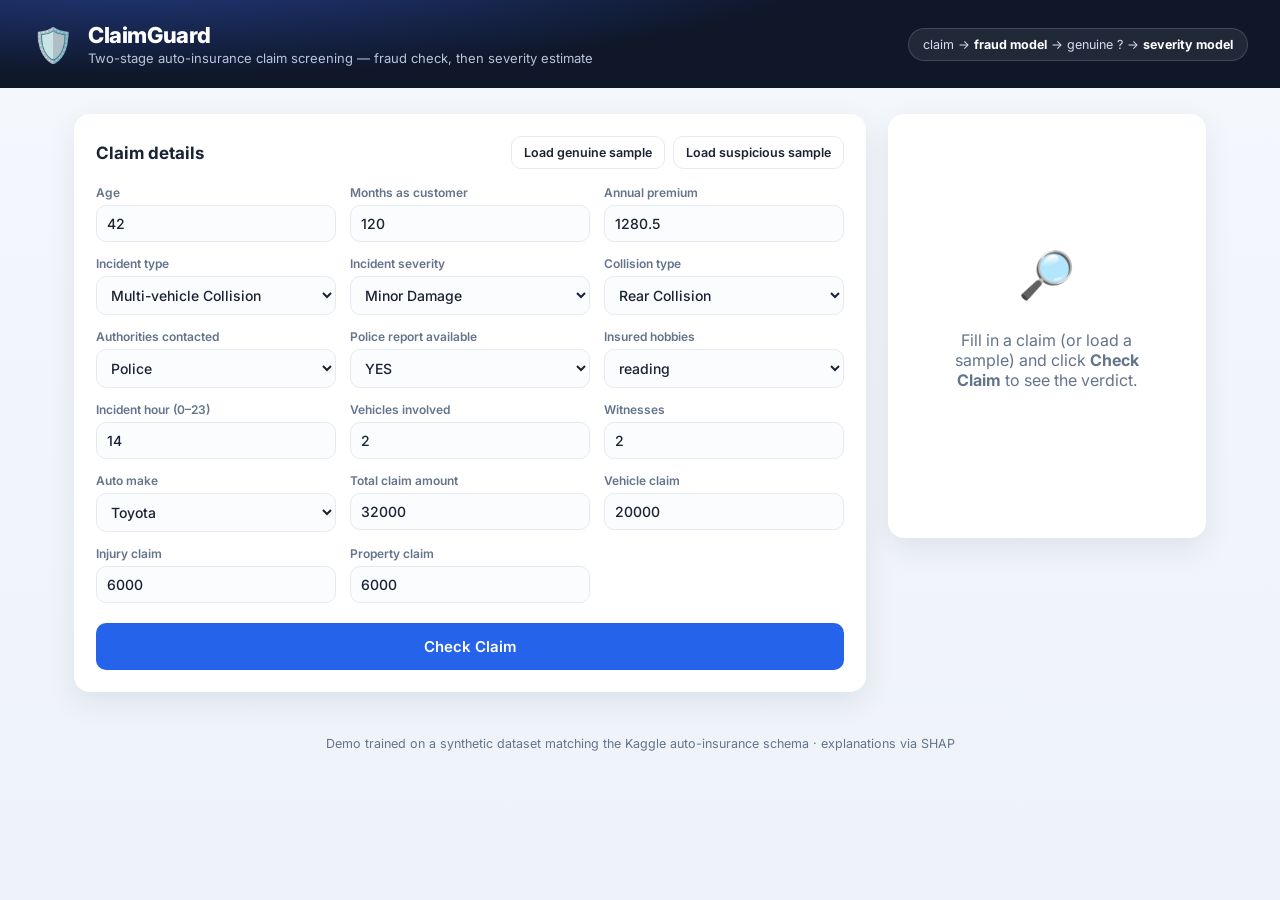
<file: frontend/index.html>
<!DOCTYPE html>
<html lang="en">
<head>
  <meta charset="UTF-8" />
  <meta name="viewport" content="width=device-width, initial-scale=1.0" />
  <title>ClaimGuard · Fraud + Severity</title>
  <link rel="preconnect" href="https://fonts.googleapis.com" />
  <link href="https://fonts.googleapis.com/css2?family=Inter:wght@400;500;600;700;800&display=swap" rel="stylesheet" />
  <link rel="stylesheet" href="/static/styles.css" />
</head>
<body>
  <header class="topbar">
    <div class="brand">
      <span class="logo">🛡️</span>
      <div>
        <h1>ClaimGuard</h1>
        <p>Two-stage auto-insurance claim screening — fraud check, then severity estimate</p>
      </div>
    </div>
    <div class="pipeline-pill" id="pipelinePill">
      claim → <b>fraud model</b> → genuine&nbsp;? → <b>severity model</b>
    </div>
  </header>

  <main class="layout">
    <!-- ───────────── FORM ───────────── -->
    <section class="card form-card">
      <div class="card-head">
        <h2>Claim details</h2>
        <div class="sample-btns">
          <button class="btn ghost" id="loadGenuine" type="button">Load genuine sample</button>
          <button class="btn ghost" id="loadFraud" type="button">Load suspicious sample</button>
        </div>
      </div>

      <form id="claimForm" class="grid">
        <label>Age<input type="number" name="age" value="42" min="16" max="100" /></label>
        <label>Months as customer<input type="number" name="months_as_customer" value="120" min="0" /></label>
        <label>Annual premium<input type="number" step="0.01" name="policy_annual_premium" value="1280.5" /></label>

        <label>Incident type
          <select name="incident_type">
            <option>Single Vehicle Collision</option><option selected>Multi-vehicle Collision</option>
            <option>Vehicle Theft</option><option>Parked Car</option>
          </select>
        </label>
        <label>Incident severity
          <select name="incident_severity">
            <option>Trivial Damage</option><option selected>Minor Damage</option>
            <option>Major Damage</option><option>Total Loss</option>
          </select>
        </label>
        <label>Collision type
          <select name="collision_type">
            <option>Front Collision</option><option selected>Rear Collision</option>
            <option>Side Collision</option><option value="?">Unknown</option>
          </select>
        </label>

        <label>Authorities contacted
          <select name="authorities_contacted">
            <option selected>Police</option><option>Fire</option><option>Ambulance</option>
            <option>Other</option><option>None</option>
          </select>
        </label>
        <label>Police report available
          <select name="police_report_available">
            <option selected>YES</option><option>NO</option><option value="?">Unknown</option>
          </select>
        </label>
        <label>Insured hobbies
          <select name="insured_hobbies">
            <option selected>reading</option><option>chess</option><option>cross-fit</option>
            <option>golf</option><option>camping</option><option>movies</option><option>yachting</option>
          </select>
        </label>

        <label>Incident hour (0–23)<input type="number" name="incident_hour_of_the_day" value="14" min="0" max="23" /></label>
        <label>Vehicles involved<input type="number" name="number_of_vehicles_involved" value="2" min="1" /></label>
        <label>Witnesses<input type="number" name="witnesses" value="2" min="0" /></label>

        <label>Auto make
          <select name="auto_make">
            <option selected>Toyota</option><option>Honda</option><option>Ford</option><option>BMW</option>
            <option>Audi</option><option>Mercedes</option><option>Chevrolet</option><option>Nissan</option>
          </select>
        </label>
        <label>Total claim amount<input type="number" name="total_claim_amount" value="32000" min="0" /></label>
        <label>Vehicle claim<input type="number" name="vehicle_claim" value="20000" min="0" /></label>
        <label>Injury claim<input type="number" name="injury_claim" value="6000" min="0" /></label>
        <label>Property claim<input type="number" name="property_claim" value="6000" min="0" /></label>

        <div class="form-actions">
          <button class="btn primary" id="checkBtn" type="submit">Check Claim</button>
        </div>
      </form>
    </section>

    <!-- ───────────── RESULT ───────────── -->
    <section class="card result-card" id="resultCard">
      <div class="empty-state" id="emptyState">
        <span class="big-emoji">🔎</span>
        <p>Fill in a claim (or load a sample) and click <b>Check Claim</b> to see the verdict.</p>
      </div>

      <div class="result-body hidden" id="resultBody">
        <div class="verdict" id="verdictBox">
          <span class="verdict-badge" id="verdictBadge">—</span>
          <div class="verdict-meta">
            <div class="prob-row">
              <span>Fraud probability</span>
              <b id="probValue">—</b>
            </div>
            <div class="prob-bar"><div class="prob-fill" id="probFill"></div><div class="prob-threshold" id="probThreshold"></div></div>
            <small id="thresholdNote">threshold —</small>
          </div>
        </div>

        <div class="severity-box" id="severityBox">
          <h3>Predicted claim severity</h3>
          <div class="amount" id="severityAmount">—</div>
          <div class="band" id="severityBand"></div>
          <p class="note hidden" id="severityNote"></p>
        </div>

        <div class="reasons">
          <h3>Top factors behind this decision</h3>
          <ul id="reasonsList"></ul>
        </div>

        <div class="footer-meta" id="footerMeta"></div>
      </div>
    </section>
  </main>

  <footer class="page-foot">
    <span>Demo trained on a synthetic dataset matching the Kaggle auto-insurance schema · explanations via SHAP</span>
  </footer>

  <script src="/static/app.js"></script>
</body>
</html>
</file>
<file: static/styles.css>
/* ClaimGuard UI — clean, intentional, status-coloured. */
:root {
  --bg: #0f1729;
  --bg-soft: #161f38;
  --card: #ffffff;
  --ink: #1a2233;
  --muted: #64748b;
  --line: #e6eaf0;
  --brand: #2563eb;
  --brand-d: #1d4ed8;
  --green: #16a34a;
  --green-bg: #e9f9ef;
  --red: #dc2626;
  --red-bg: #fdecec;
  --amber: #d97706;
  --shadow: 0 10px 30px rgba(15, 23, 41, 0.08);
  --radius: 16px;
}

* { box-sizing: border-box; }
body {
  margin: 0;
  font-family: "Inter", system-ui, -apple-system, sans-serif;
  color: var(--ink);
  background: linear-gradient(180deg, #f4f7fc 0%, #eef2f9 100%);
  min-height: 100vh;
}

/* ── top bar ── */
.topbar {
  background: radial-gradient(1200px 200px at 10% -50%, #25408f 0%, var(--bg) 60%);
  color: #fff;
  padding: 22px 32px;
  display: flex; align-items: center; justify-content: space-between; flex-wrap: wrap; gap: 14px;
}
.brand { display: flex; align-items: center; gap: 14px; }
.logo { font-size: 34px; }
.topbar h1 { margin: 0; font-size: 22px; font-weight: 800; letter-spacing: -0.4px; }
.topbar p { margin: 2px 0 0; font-size: 13px; color: #b9c4dd; }
.pipeline-pill {
  background: rgba(255, 255, 255, 0.08);
  border: 1px solid rgba(255, 255, 255, 0.15);
  padding: 8px 14px; border-radius: 999px; font-size: 12.5px; color: #d7def0;
}
.pipeline-pill b { color: #fff; }

/* ── layout ── */
.layout {
  max-width: 1180px; margin: 26px auto; padding: 0 24px;
  display: grid; grid-template-columns: 1.15fr 1fr; gap: 22px; align-items: start;
}
@media (max-width: 920px) { .layout { grid-template-columns: 1fr; } }

.card { background: var(--card); border-radius: var(--radius); box-shadow: var(--shadow); padding: 22px; }
.card-head { display: flex; justify-content: space-between; align-items: center; margin-bottom: 16px; flex-wrap: wrap; gap: 10px; }
.card h2 { margin: 0; font-size: 17px; }

/* ── form ── */
.grid { display: grid; grid-template-columns: repeat(3, 1fr); gap: 14px; }
@media (max-width: 560px) { .grid { grid-template-columns: repeat(2, 1fr); } }
label { display: flex; flex-direction: column; font-size: 12px; font-weight: 600; color: var(--muted); gap: 5px; }
input, select {
  font: inherit; font-size: 14px; font-weight: 500; color: var(--ink);
  padding: 9px 10px; border: 1px solid var(--line); border-radius: 10px; background: #fbfcfe;
  transition: border-color .15s, box-shadow .15s;
}
input:focus, select:focus { outline: none; border-color: var(--brand); box-shadow: 0 0 0 3px rgba(37, 99, 235, 0.12); }
.form-actions { grid-column: 1 / -1; margin-top: 6px; }

.btn { font: inherit; font-weight: 600; font-size: 14px; border-radius: 10px; padding: 10px 18px; cursor: pointer; border: 1px solid transparent; transition: transform .05s, background .15s; }
.btn:active { transform: translateY(1px); }
.btn.primary { background: var(--brand); color: #fff; width: 100%; padding: 13px; font-size: 15px; }
.btn.primary:hover { background: var(--brand-d); }
.btn.ghost { background: #fff; border-color: var(--line); color: var(--ink); font-size: 12.5px; padding: 8px 12px; }
.btn.ghost:hover { border-color: var(--brand); color: var(--brand); }
.sample-btns { display: flex; gap: 8px; flex-wrap: wrap; }

/* ── result ── */
.result-card { min-height: 420px; }
.empty-state { display: flex; flex-direction: column; align-items: center; justify-content: center; height: 380px; color: var(--muted); text-align: center; gap: 12px; padding: 0 30px; }
.big-emoji { font-size: 46px; }
.hidden { display: none !important; }

.verdict { display: flex; gap: 18px; align-items: center; padding-bottom: 18px; border-bottom: 1px solid var(--line); flex-wrap: wrap; }
.verdict-badge {
  font-size: 16px; font-weight: 800; padding: 14px 20px; border-radius: 14px; white-space: nowrap;
  letter-spacing: .3px;
}
.verdict-badge.genuine { background: var(--green-bg); color: var(--green); }
.verdict-badge.review { background: var(--red-bg); color: var(--red); }
.verdict-meta { flex: 1; min-width: 220px; }
.prob-row { display: flex; justify-content: space-between; font-size: 13px; color: var(--muted); margin-bottom: 6px; }
.prob-row b { color: var(--ink); font-size: 15px; }
.prob-bar { position: relative; height: 12px; background: #eef1f6; border-radius: 999px; overflow: hidden; }
.prob-fill { height: 100%; border-radius: 999px; transition: width .5s ease; }
.prob-threshold { position: absolute; top: -3px; width: 2px; height: 18px; background: #0f1729; opacity: .55; }
#thresholdNote { color: var(--muted); display: block; margin-top: 7px; }

.severity-box { padding: 18px 0; border-bottom: 1px solid var(--line); }
.severity-box h3, .reasons h3 { font-size: 13px; text-transform: uppercase; letter-spacing: .6px; color: var(--muted); margin: 0 0 8px; }
.amount { font-size: 34px; font-weight: 800; letter-spacing: -1px; }
.band { color: var(--muted); font-size: 13.5px; margin-top: 4px; }
.note { background: #fff7ed; color: var(--amber); border: 1px solid #fed7aa; padding: 10px 12px; border-radius: 10px; font-size: 13.5px; margin: 8px 0 0; }

.reasons { padding-top: 18px; }
.reasons ul { list-style: none; margin: 0; padding: 0; display: flex; flex-direction: column; gap: 9px; }
.reason-item { display: flex; align-items: center; gap: 11px; background: #f8fafc; border: 1px solid var(--line); border-radius: 11px; padding: 11px 13px; font-size: 14px; }
.reason-arrow { font-size: 16px; font-weight: 800; width: 22px; text-align: center; }
.reason-arrow.up { color: var(--red); }
.reason-arrow.down { color: var(--green); }
.reason-text { flex: 1; }
.reason-text small { display: block; color: var(--muted); font-size: 12px; margin-top: 1px; }

.footer-meta { margin-top: 16px; font-size: 12px; color: var(--muted); display: flex; gap: 16px; flex-wrap: wrap; }
.page-foot { text-align: center; color: var(--muted); font-size: 12.5px; padding: 18px; }

.loading { opacity: .55; pointer-events: none; }
</file>
